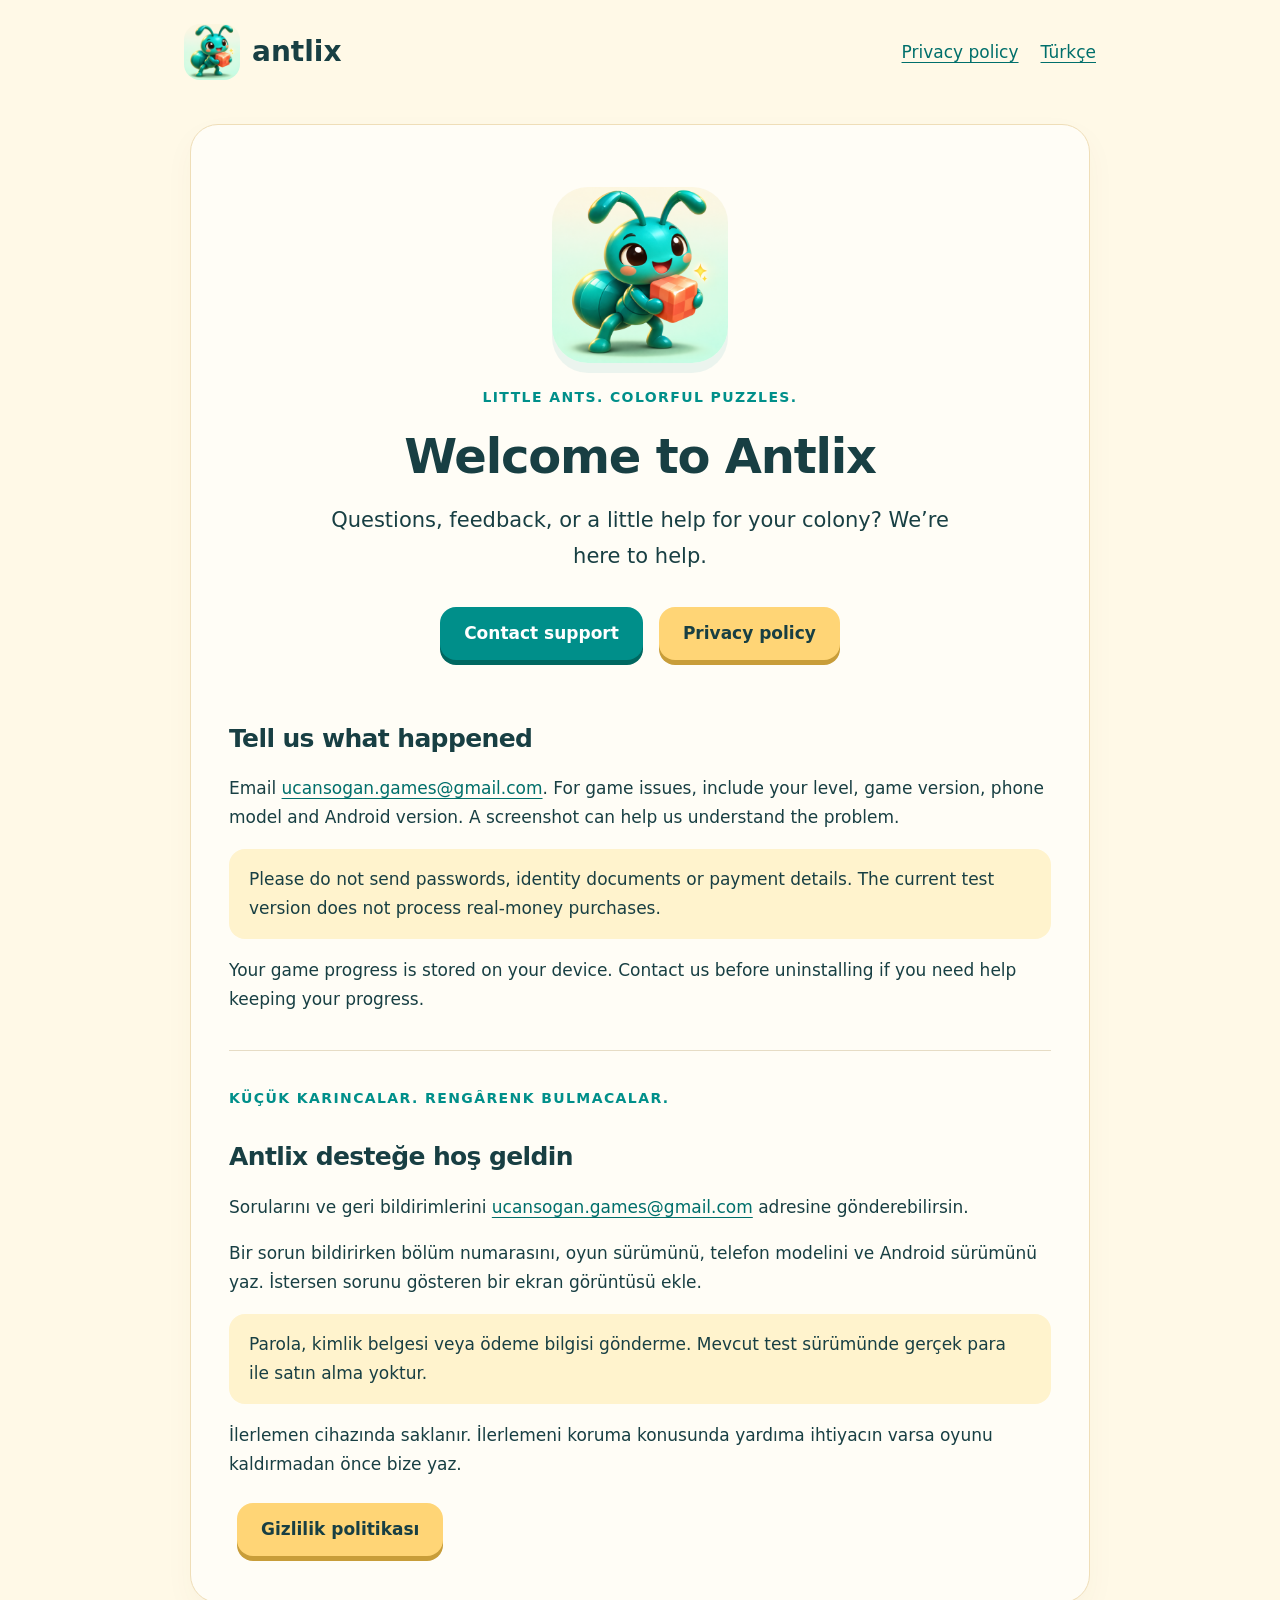
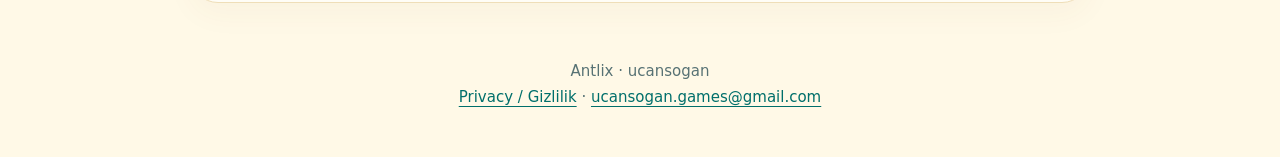
<file: index.html>
<!doctype html>
<html lang="en"><head><meta charset="utf-8"><meta name="viewport" content="width=device-width,initial-scale=1"><meta name="description" content="Antlix support and privacy information. Antlix destek ve gizlilik bilgileri."><title>Antlix — Support &amp; Privacy</title><link rel="stylesheet" href="styles.css"><link rel="icon" type="image/png" href="icon.png"></head>
<body><header><a class="brand" href="index.html"><img src="icon.png" alt="" width="56" height="56">antlix</a><nav aria-label="Main"><a href="privacy.html">Privacy policy</a><a href="#turkce" lang="tr">Türkçe</a></nav></header>
<main><section class="hero"><img src="icon.png" alt="A smiling Antlix ant carrying a colorful cube" width="176" height="176"><p class="eyebrow">Little ants. Colorful puzzles.</p><h1>Welcome to Antlix</h1><p class="lead">Questions, feedback, or a little help for your colony? We’re here to help.</p><a class="button" href="mailto:ucansogan.games@gmail.com">Contact support</a><a class="button secondary" href="privacy.html">Privacy policy</a></section>
<section><h2>Tell us what happened</h2><p>Email <a href="mailto:ucansogan.games@gmail.com">ucansogan.games@gmail.com</a>. For game issues, include your level, game version, phone model and Android version. A screenshot can help us understand the problem.</p><p class="note">Please do not send passwords, identity documents or payment details. The current test version does not process real-money purchases.</p><p>Your game progress is stored on your device. Contact us before uninstalling if you need help keeping your progress.</p></section>
<hr><section id="turkce" lang="tr"><p class="eyebrow">Küçük karıncalar. Rengârenk bulmacalar.</p><h2>Antlix desteğe hoş geldin</h2><p>Sorularını ve geri bildirimlerini <a href="mailto:ucansogan.games@gmail.com">ucansogan.games@gmail.com</a> adresine gönderebilirsin.</p><p>Bir sorun bildirirken bölüm numarasını, oyun sürümünü, telefon modelini ve Android sürümünü yaz. İstersen sorunu gösteren bir ekran görüntüsü ekle.</p><p class="note">Parola, kimlik belgesi veya ödeme bilgisi gönderme. Mevcut test sürümünde gerçek para ile satın alma yoktur.</p><p>İlerlemen cihazında saklanır. İlerlemeni koruma konusunda yardıma ihtiyacın varsa oyunu kaldırmadan önce bize yaz.</p><a class="button secondary" href="privacy.html#turkce" lang="tr">Gizlilik politikası</a></section></main>
<footer><p>Antlix · ucansogan<br><a href="privacy.html">Privacy / Gizlilik</a> · <a href="mailto:ucansogan.games@gmail.com">ucansogan.games@gmail.com</a></p></footer></body></html>
</file>
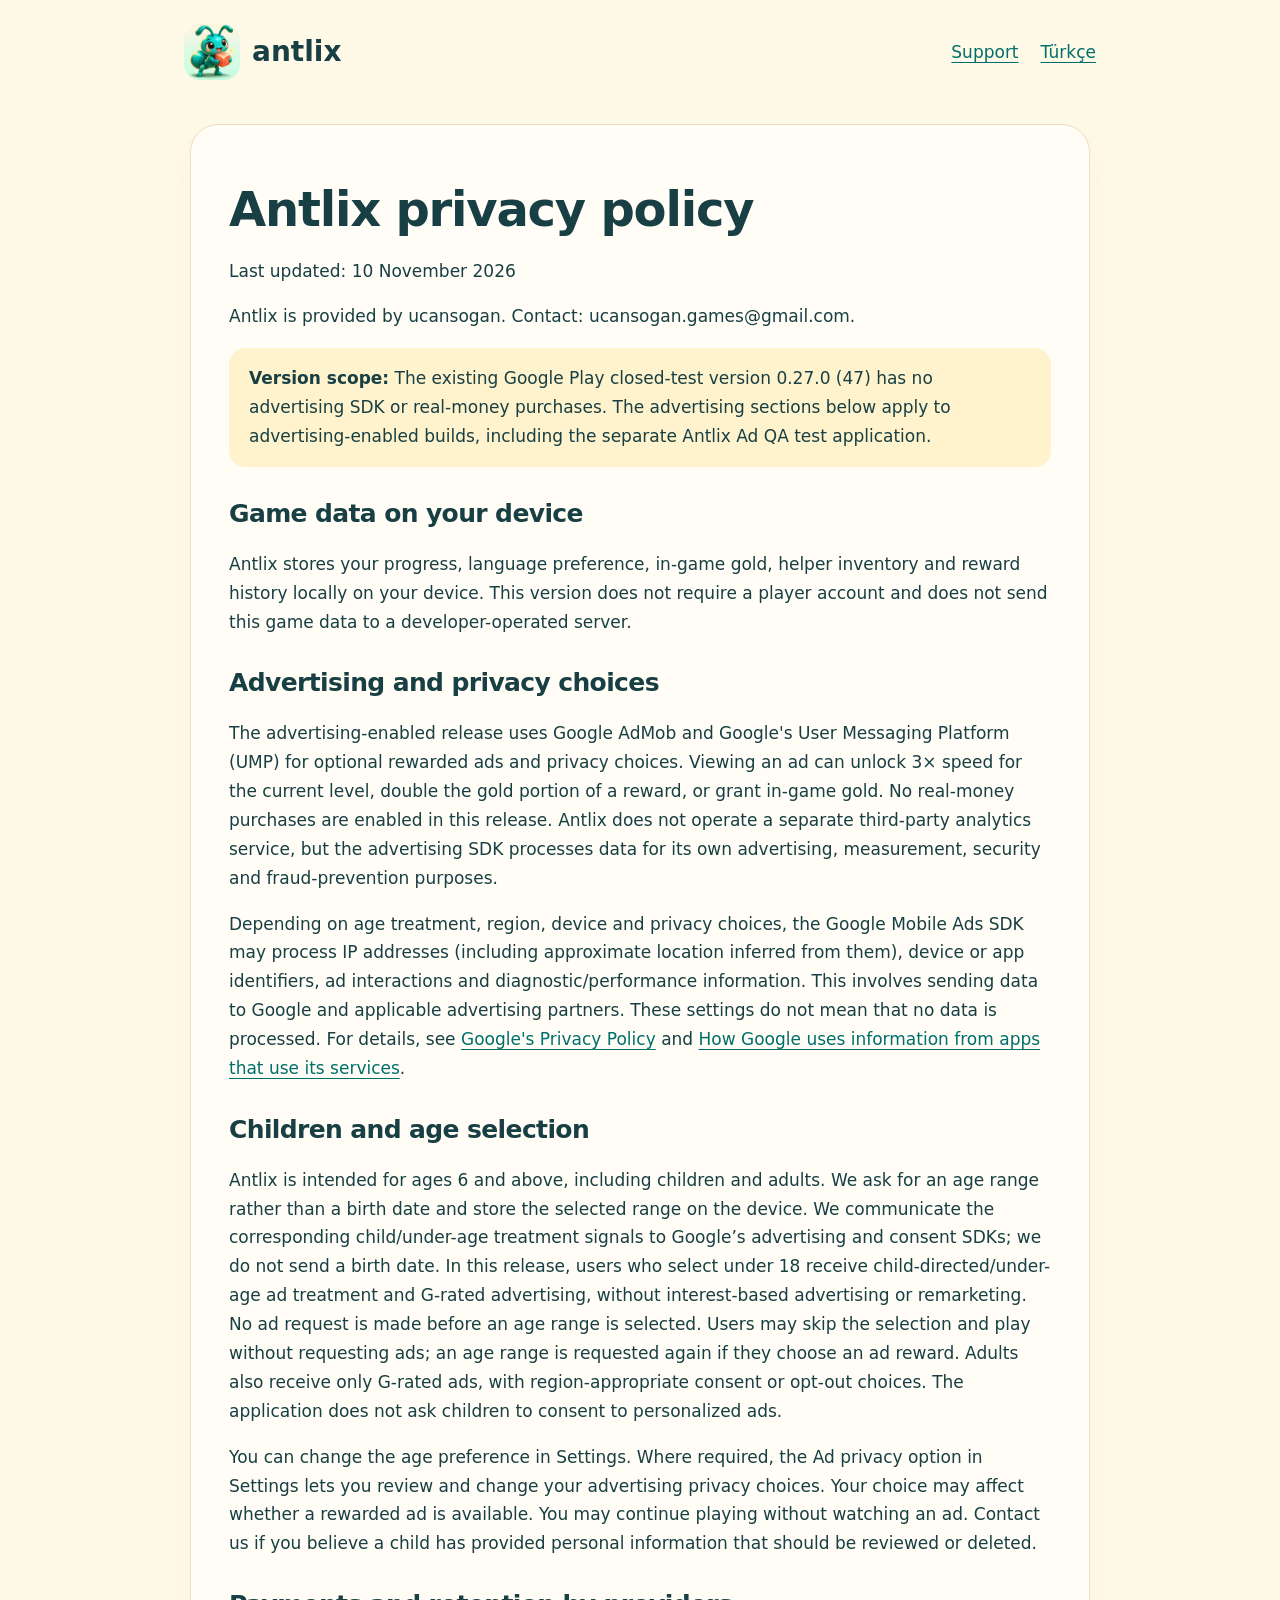
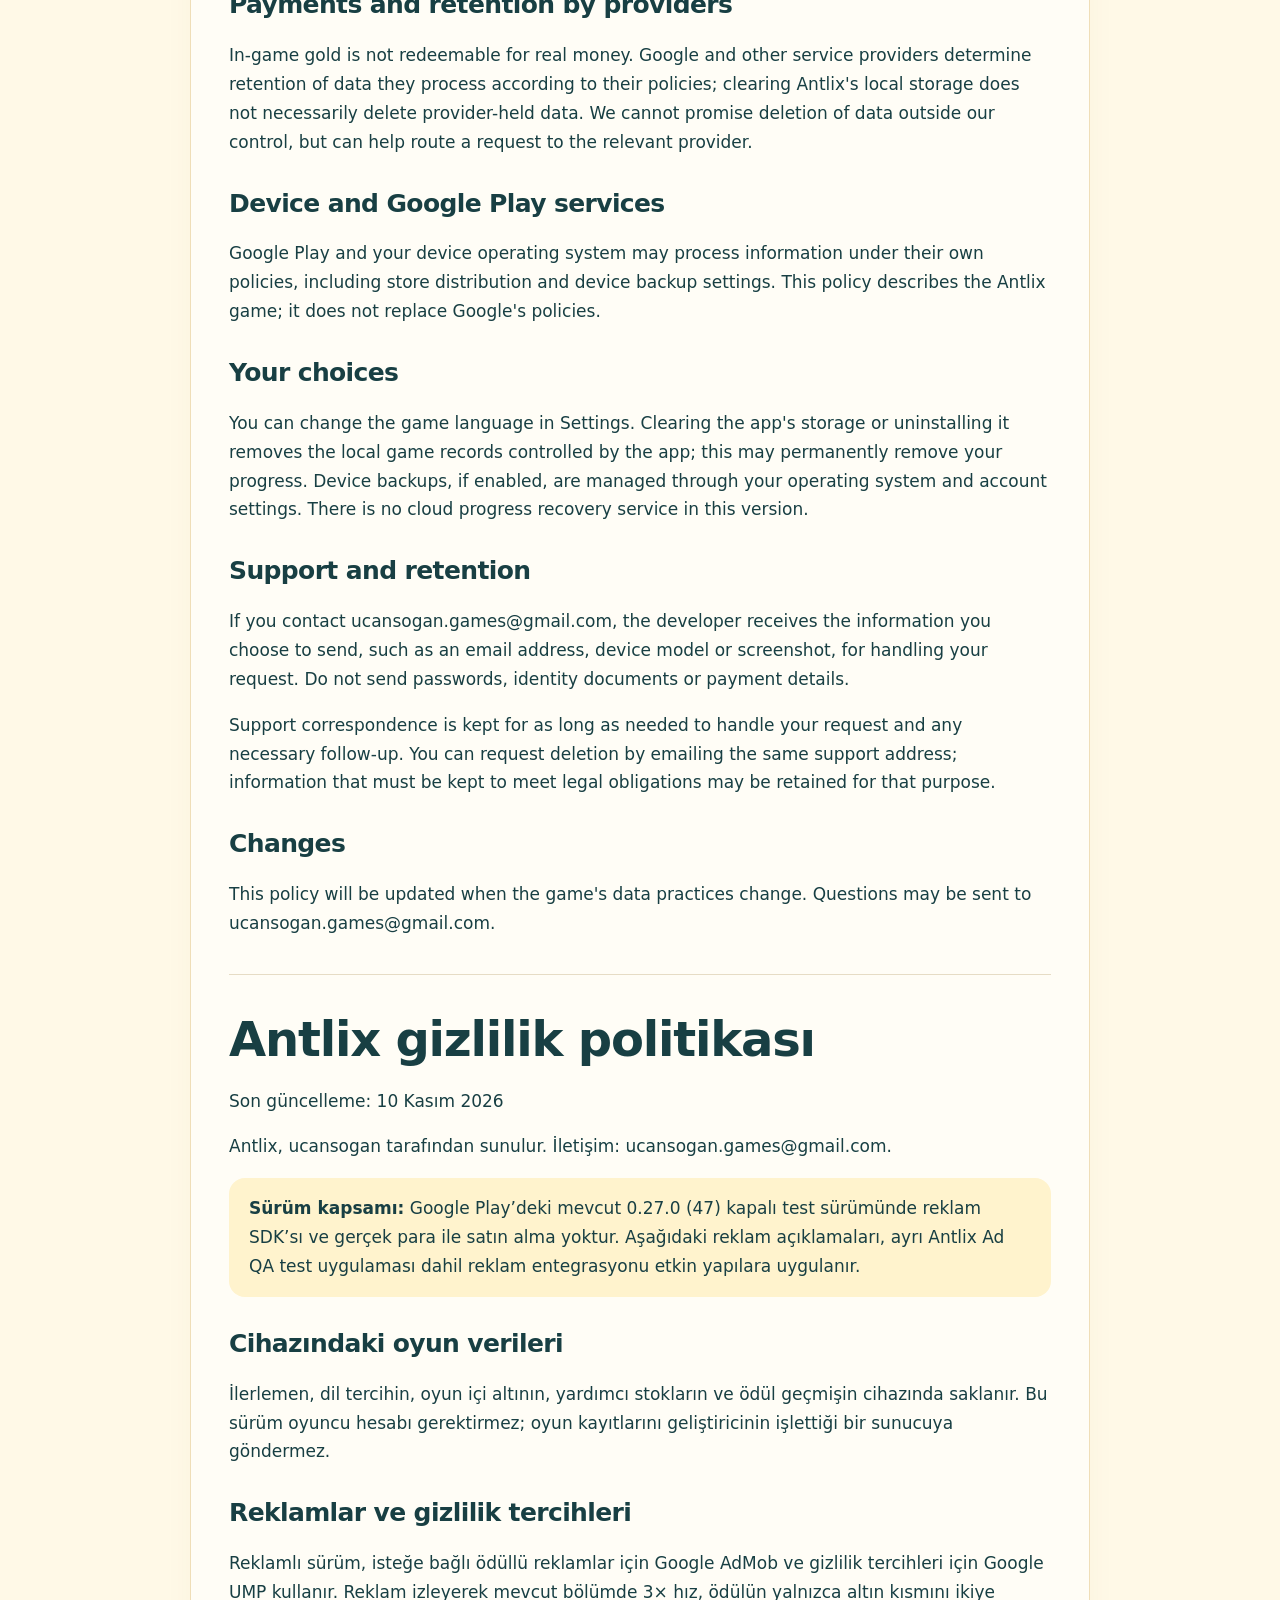
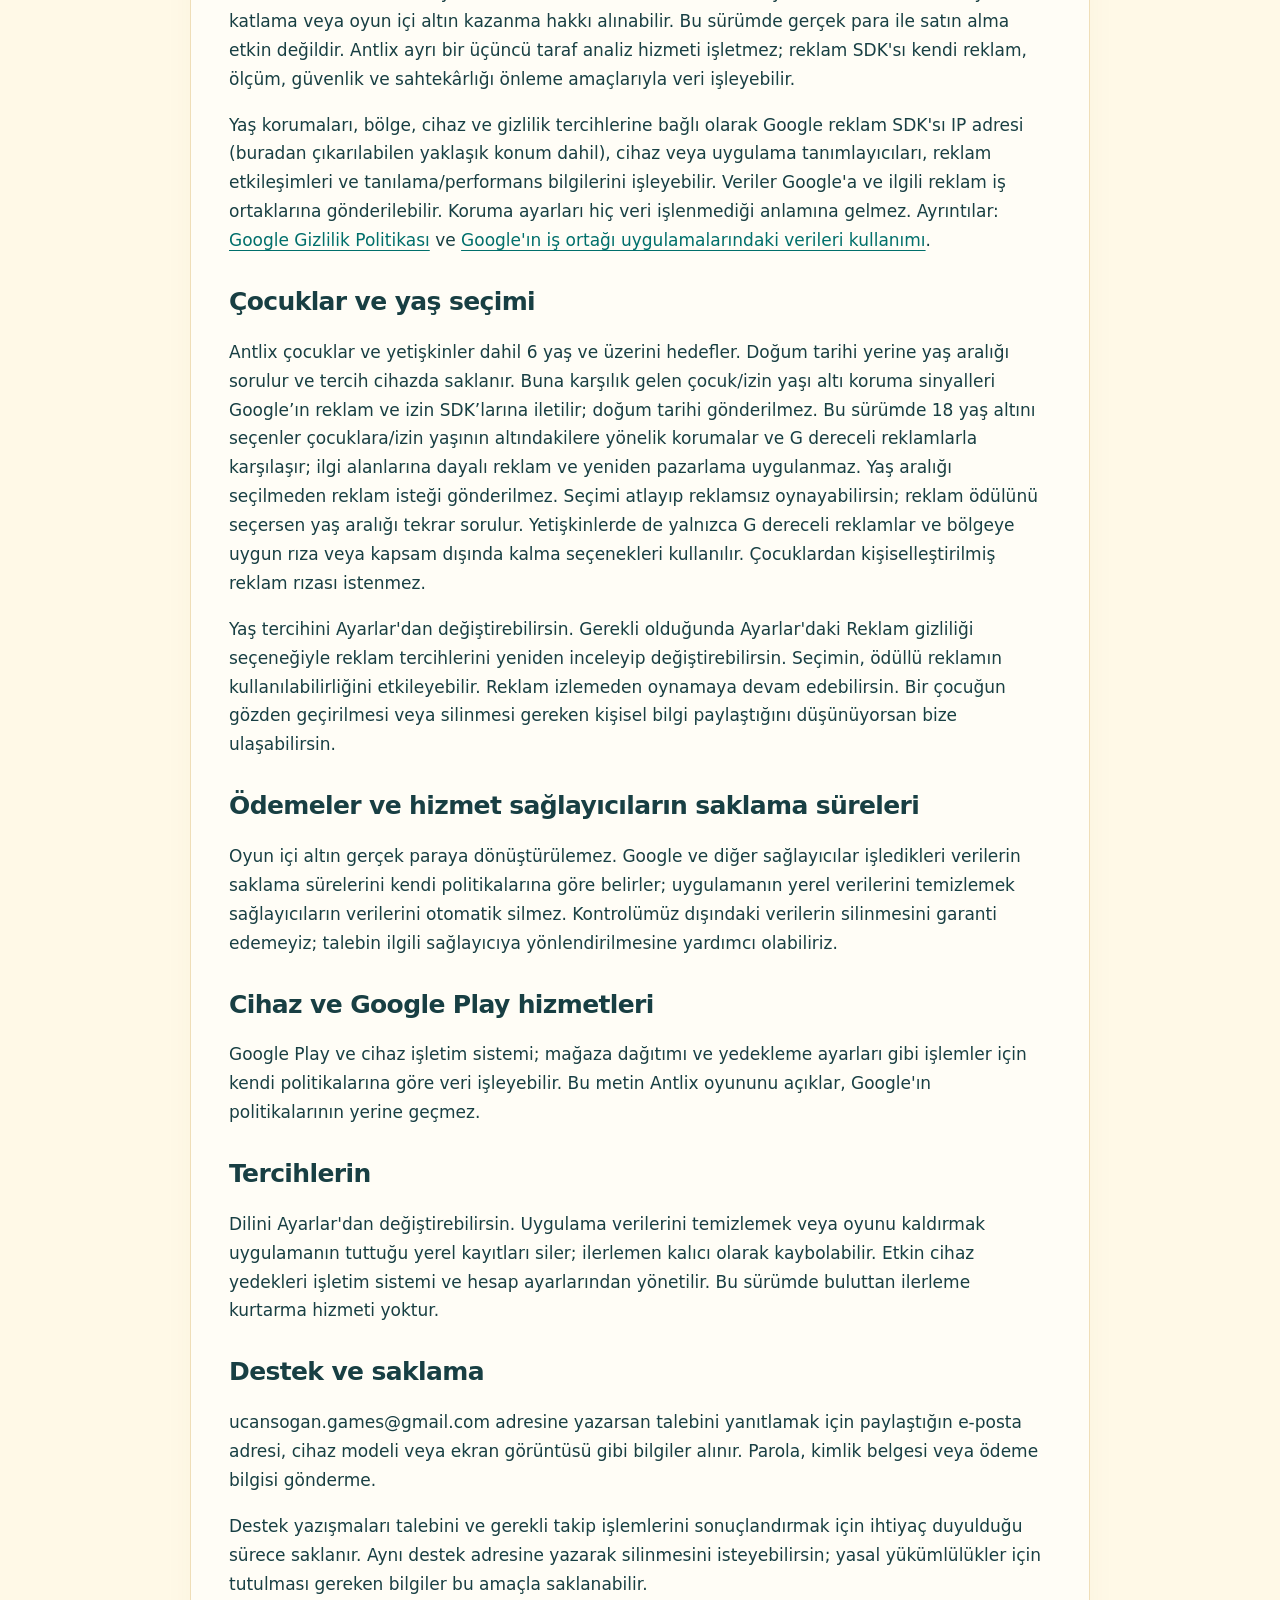
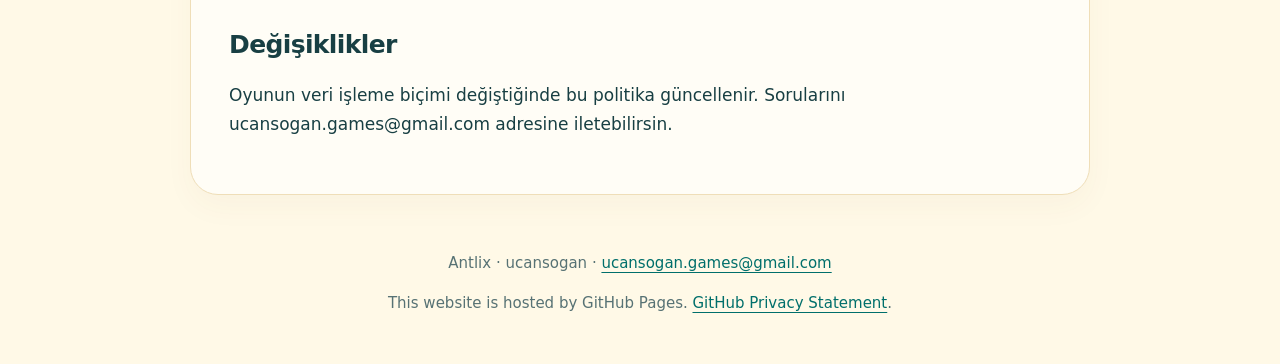
<file: privacy.html>
<!doctype html><html lang="en"><head><meta charset="utf-8"><meta name="viewport" content="width=device-width,initial-scale=1"><title>Antlix — Privacy Policy / Gizlilik</title><link rel="stylesheet" href="styles.css"><link rel="icon" type="image/png" href="icon.png"></head><body><header><a class="brand" href="index.html"><img src="icon.png" alt="" width="56" height="56">antlix</a><nav aria-label="Main"><a href="index.html">Support</a><a href="#turkce" lang="tr">Türkçe</a></nav></header><main>

<h1>Antlix privacy policy</h1><p>Last updated: 10 November 2026</p>
<p>Antlix is provided by ucansogan. Contact: ucansogan.games@gmail.com.</p>
<p class="note"><strong>Version scope:</strong> The existing Google Play closed-test version 0.27.0 (47) has no advertising SDK or real-money purchases. The advertising sections below apply to advertising-enabled builds, including the separate Antlix Ad QA test application.</p>
<h2>Game data on your device</h2><p>Antlix stores your progress, language preference, in-game gold, helper inventory and reward history locally on your device. This version does not require a player account and does not send this game data to a developer-operated server.</p>
<h2>Advertising and privacy choices</h2><p>The advertising-enabled release uses Google AdMob and Google's User Messaging Platform (UMP) for optional rewarded ads and privacy choices. Viewing an ad can unlock 3× speed for the current level, double the gold portion of a reward, or grant in-game gold. No real-money purchases are enabled in this release. Antlix does not operate a separate third-party analytics service, but the advertising SDK processes data for its own advertising, measurement, security and fraud-prevention purposes.</p>
<p>Depending on age treatment, region, device and privacy choices, the Google Mobile Ads SDK may process IP addresses (including approximate location inferred from them), device or app identifiers, ad interactions and diagnostic/performance information. This involves sending data to Google and applicable advertising partners. These settings do not mean that no data is processed. For details, see <a href="https://policies.google.com/privacy">Google's Privacy Policy</a> and <a href="https://policies.google.com/technologies/partner-sites">How Google uses information from apps that use its services</a>.</p>
<h2>Children and age selection</h2><p>Antlix is intended for ages 6 and above, including children and adults. We ask for an age range rather than a birth date and store the selected range on the device. We communicate the corresponding child/under-age treatment signals to Google’s advertising and consent SDKs; we do not send a birth date. In this release, users who select under 18 receive child-directed/under-age ad treatment and G-rated advertising, without interest-based advertising or remarketing. No ad request is made before an age range is selected. Users may skip the selection and play without requesting ads; an age range is requested again if they choose an ad reward. Adults also receive only G-rated ads, with region-appropriate consent or opt-out choices. The application does not ask children to consent to personalized ads.</p>
<p>You can change the age preference in Settings. Where required, the Ad privacy option in Settings lets you review and change your advertising privacy choices. Your choice may affect whether a rewarded ad is available. You may continue playing without watching an ad. Contact us if you believe a child has provided personal information that should be reviewed or deleted.</p>
<h2>Payments and retention by providers</h2><p>In-game gold is not redeemable for real money. Google and other service providers determine retention of data they process according to their policies; clearing Antlix's local storage does not necessarily delete provider-held data. We cannot promise deletion of data outside our control, but can help route a request to the relevant provider.</p>
<h2>Device and Google Play services</h2><p>Google Play and your device operating system may process information under their own policies, including store distribution and device backup settings. This policy describes the Antlix game; it does not replace Google's policies.</p>
<h2>Your choices</h2><p>You can change the game language in Settings. Clearing the app's storage or uninstalling it removes the local game records controlled by the app; this may permanently remove your progress. Device backups, if enabled, are managed through your operating system and account settings. There is no cloud progress recovery service in this version.</p>
<h2>Support and retention</h2><p>If you contact ucansogan.games@gmail.com, the developer receives the information you choose to send, such as an email address, device model or screenshot, for handling your request. Do not send passwords, identity documents or payment details.</p>
<p>Support correspondence is kept for as long as needed to handle your request and any necessary follow-up. You can request deletion by emailing the same support address; information that must be kept to meet legal obligations may be retained for that purpose.</p><h2>Changes</h2><p>This policy will be updated when the game's data practices change. Questions may be sent to ucansogan.games@gmail.com.</p>
<hr>
<section id="turkce" lang="tr"><h1>Antlix gizlilik politikası</h1><p>Son güncelleme: 10 Kasım 2026</p>
<p>Antlix, ucansogan tarafından sunulur. İletişim: ucansogan.games@gmail.com.</p>
<p class="note"><strong>Sürüm kapsamı:</strong> Google Play’deki mevcut 0.27.0 (47) kapalı test sürümünde reklam SDK’sı ve gerçek para ile satın alma yoktur. Aşağıdaki reklam açıklamaları, ayrı Antlix Ad QA test uygulaması dahil reklam entegrasyonu etkin yapılara uygulanır.</p>
<h2>Cihazındaki oyun verileri</h2><p>İlerlemen, dil tercihin, oyun içi altının, yardımcı stokların ve ödül geçmişin cihazında saklanır. Bu sürüm oyuncu hesabı gerektirmez; oyun kayıtlarını geliştiricinin işlettiği bir sunucuya göndermez.</p>
<h2>Reklamlar ve gizlilik tercihleri</h2><p>Reklamlı sürüm, isteğe bağlı ödüllü reklamlar için Google AdMob ve gizlilik tercihleri için Google UMP kullanır. Reklam izleyerek mevcut bölümde 3× hız, ödülün yalnızca altın kısmını ikiye katlama veya oyun içi altın kazanma hakkı alınabilir. Bu sürümde gerçek para ile satın alma etkin değildir. Antlix ayrı bir üçüncü taraf analiz hizmeti işletmez; reklam SDK'sı kendi reklam, ölçüm, güvenlik ve sahtekârlığı önleme amaçlarıyla veri işleyebilir.</p>
<p>Yaş korumaları, bölge, cihaz ve gizlilik tercihlerine bağlı olarak Google reklam SDK'sı IP adresi (buradan çıkarılabilen yaklaşık konum dahil), cihaz veya uygulama tanımlayıcıları, reklam etkileşimleri ve tanılama/performans bilgilerini işleyebilir. Veriler Google'a ve ilgili reklam iş ortaklarına gönderilebilir. Koruma ayarları hiç veri işlenmediği anlamına gelmez. Ayrıntılar: <a href="https://policies.google.com/privacy?hl=tr">Google Gizlilik Politikası</a> ve <a href="https://policies.google.com/technologies/partner-sites?hl=tr">Google'ın iş ortağı uygulamalarındaki verileri kullanımı</a>.</p>
<h2>Çocuklar ve yaş seçimi</h2><p>Antlix çocuklar ve yetişkinler dahil 6 yaş ve üzerini hedefler. Doğum tarihi yerine yaş aralığı sorulur ve tercih cihazda saklanır. Buna karşılık gelen çocuk/izin yaşı altı koruma sinyalleri Google’ın reklam ve izin SDK’larına iletilir; doğum tarihi gönderilmez. Bu sürümde 18 yaş altını seçenler çocuklara/izin yaşının altındakilere yönelik korumalar ve G dereceli reklamlarla karşılaşır; ilgi alanlarına dayalı reklam ve yeniden pazarlama uygulanmaz. Yaş aralığı seçilmeden reklam isteği gönderilmez. Seçimi atlayıp reklamsız oynayabilirsin; reklam ödülünü seçersen yaş aralığı tekrar sorulur. Yetişkinlerde de yalnızca G dereceli reklamlar ve bölgeye uygun rıza veya kapsam dışında kalma seçenekleri kullanılır. Çocuklardan kişiselleştirilmiş reklam rızası istenmez.</p>
<p>Yaş tercihini Ayarlar'dan değiştirebilirsin. Gerekli olduğunda Ayarlar'daki Reklam gizliliği seçeneğiyle reklam tercihlerini yeniden inceleyip değiştirebilirsin. Seçimin, ödüllü reklamın kullanılabilirliğini etkileyebilir. Reklam izlemeden oynamaya devam edebilirsin. Bir çocuğun gözden geçirilmesi veya silinmesi gereken kişisel bilgi paylaştığını düşünüyorsan bize ulaşabilirsin.</p>
<h2>Ödemeler ve hizmet sağlayıcıların saklama süreleri</h2><p>Oyun içi altın gerçek paraya dönüştürülemez. Google ve diğer sağlayıcılar işledikleri verilerin saklama sürelerini kendi politikalarına göre belirler; uygulamanın yerel verilerini temizlemek sağlayıcıların verilerini otomatik silmez. Kontrolümüz dışındaki verilerin silinmesini garanti edemeyiz; talebin ilgili sağlayıcıya yönlendirilmesine yardımcı olabiliriz.</p>
<h2>Cihaz ve Google Play hizmetleri</h2><p>Google Play ve cihaz işletim sistemi; mağaza dağıtımı ve yedekleme ayarları gibi işlemler için kendi politikalarına göre veri işleyebilir. Bu metin Antlix oyununu açıklar, Google'ın politikalarının yerine geçmez.</p>
<h2>Tercihlerin</h2><p>Dilini Ayarlar'dan değiştirebilirsin. Uygulama verilerini temizlemek veya oyunu kaldırmak uygulamanın tuttuğu yerel kayıtları siler; ilerlemen kalıcı olarak kaybolabilir. Etkin cihaz yedekleri işletim sistemi ve hesap ayarlarından yönetilir. Bu sürümde buluttan ilerleme kurtarma hizmeti yoktur.</p>
<h2>Destek ve saklama</h2><p>ucansogan.games@gmail.com adresine yazarsan talebini yanıtlamak için paylaştığın e-posta adresi, cihaz modeli veya ekran görüntüsü gibi bilgiler alınır. Parola, kimlik belgesi veya ödeme bilgisi gönderme.</p>
<p>Destek yazışmaları talebini ve gerekli takip işlemlerini sonuçlandırmak için ihtiyaç duyulduğu sürece saklanır. Aynı destek adresine yazarak silinmesini isteyebilirsin; yasal yükümlülükler için tutulması gereken bilgiler bu amaçla saklanabilir.</p><h2>Değişiklikler</h2><p>Oyunun veri işleme biçimi değiştiğinde bu politika güncellenir. Sorularını ucansogan.games@gmail.com adresine iletebilirsin.</p></section>
</main><footer><p>Antlix · ucansogan · <a href="mailto:ucansogan.games@gmail.com">ucansogan.games@gmail.com</a></p><p>This website is hosted by GitHub Pages. <a href="https://docs.github.com/en/site-policy/privacy-policies/github-general-privacy-statement">GitHub Privacy Statement</a>.</p></footer></body></html>
</file>
<file: styles.css>
:root{color-scheme:light;--ink:#183f43;--teal:#008f8a;--paper:#fffdf6;--gold:#ffd576}
*{box-sizing:border-box}body{margin:0;background:#fff9e7;color:var(--ink);font:17px/1.7 system-ui,-apple-system,BlinkMacSystemFont,"Segoe UI",sans-serif}a{color:#006f6b;text-underline-offset:4px}a:focus-visible{outline:3px solid #ad56d8;outline-offset:5px;border-radius:3px}header{max-width:960px;margin:auto;padding:24px;display:flex;justify-content:space-between;align-items:center;gap:20px;flex-wrap:wrap}.brand{display:flex;align-items:center;gap:12px;text-decoration:none;font-size:28px;font-weight:800;color:var(--ink)}.brand img{width:56px;height:56px;border-radius:16px}nav{display:flex;gap:22px;flex-wrap:wrap}main{max-width:900px;margin:20px auto 56px;padding:38px;background:var(--paper);border:1px solid #efdeb8;border-radius:28px;box-shadow:0 12px 30px #73562a0a}.hero{text-align:center;padding:24px 0}.hero img{width:176px;height:176px;border-radius:36px;box-shadow:0 10px 0 #008f8a14}.eyebrow{font-size:14px;letter-spacing:.1em;font-weight:750;text-transform:uppercase;color:var(--teal)}h1,h2{line-height:1.2;letter-spacing:-.025em}h1{font-size:clamp(32px,6vw,48px);margin:18px 0}h2{font-size:25px;margin-top:32px}.lead{font-size:21px;max-width:620px;margin:0 auto 24px}.button{display:inline-block;margin:8px;padding:12px 24px;background:var(--teal);color:white;border-radius:16px;box-shadow:0 5px 0 #006760;font-weight:750;text-decoration:none}.button.secondary{background:var(--gold);color:var(--ink);box-shadow:0 5px 0 #c89d39}.note{background:#fff3cd;padding:16px 20px;border-radius:16px}.muted,footer{color:#577274;font-size:15px}footer{max-width:900px;padding:0 24px 32px;margin:auto;text-align:center}hr{border:0;border-top:1px solid #e6dcc5;margin:36px 0}ul{padding-left:24px}html{scroll-behavior:smooth}@media(prefers-reduced-motion:reduce){html{scroll-behavior:auto}}@media(max-width:600px){header{padding:18px}main{margin:10px 12px 32px;padding:24px 20px;border-radius:22px}.hero{padding-top:12px}.brand{font-size:25px}nav{gap:15px}}
</file>
